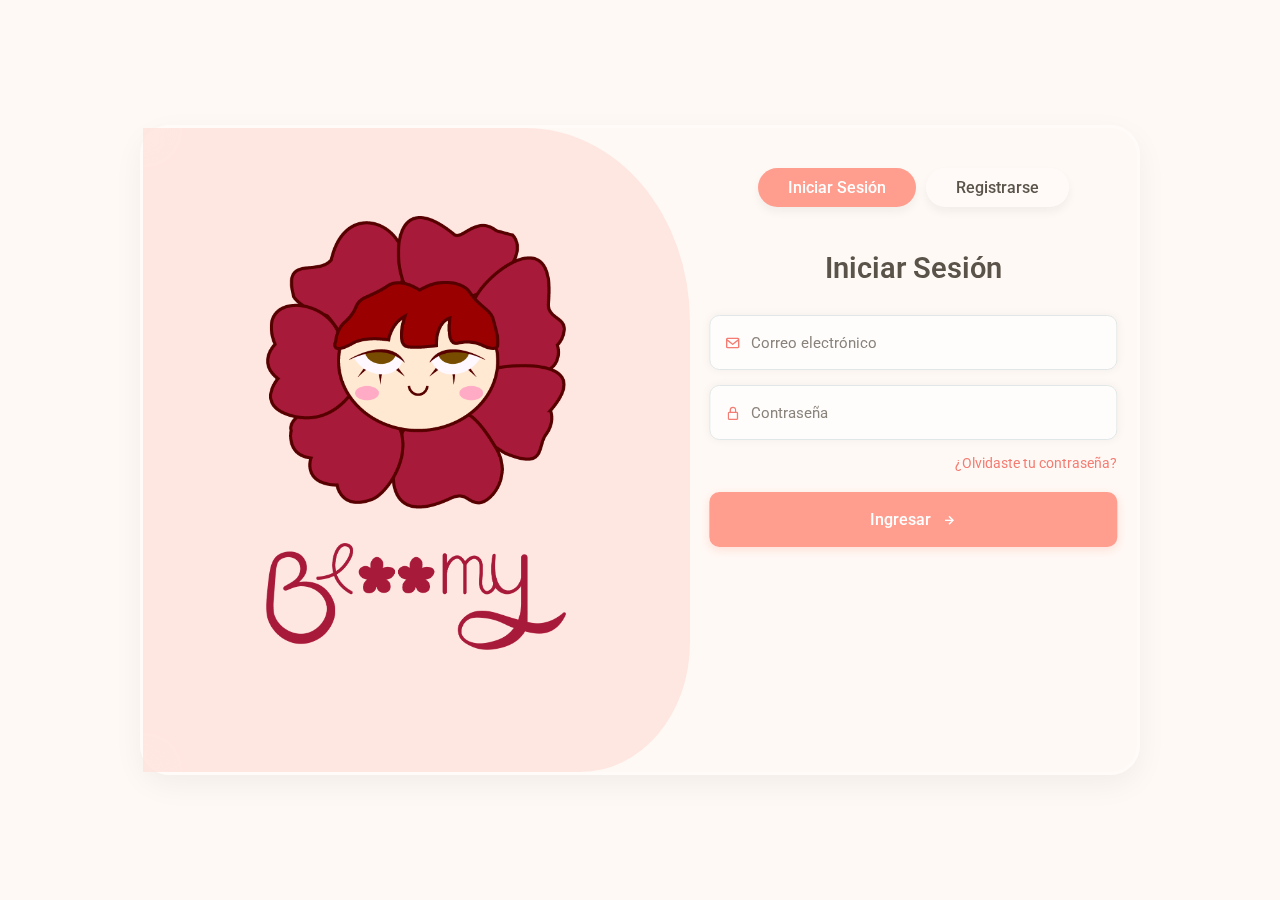
<file: login.html>
<!DOCTYPE html>
<html lang="es">

<head>
    <meta charset="UTF-8">
    <meta name="viewport" content="width=device-width, initial-scale=1.0">
    
    <title>Bloomy | Iniciar Sesión</title>
    
    <link href='https://unpkg.com/boxicons@2.1.4/css/boxicons.min.css' rel='stylesheet'>
    <link rel="stylesheet" href="css/login.css">
    <link href="https://fonts.googleapis.com/css2?family=Roboto:wght@400;500;600;700&family=Playfair+Display:wght@400;700&display=swap" rel="stylesheet">
</head>

<body>
    <div class="form-container">
        <div class="col col-1">
            <div class="image-layer1">
                <img src="img/cara.png" class="form-image-main" alt="Cara Bloomy">
            </div>

            <div class="image-layer2">
                <img src="img/logo.png" class="form-image-main" alt="Logo Bloomy">
            </div>
        </div>

        <div class="col col-2">
            <div class="btn-box">
                <button class="btn btn-1" id="login">Iniciar Sesión</button>
                <button class="btn btn-2" id="register">Registrarse</button>
            </div>
            
            <!-- Formulario de Login -->
            <div class="login-form">
                <div class="form-title">
                    <span>Iniciar Sesión</span>
                </div>

                <div class="form-inputs">
                    <div class="input-box">
                        <input type="email" class="input-field" placeholder="Correo electrónico" required>
                        <i class="bx bx-envelope icon"></i>
                    </div>

                    <div class="input-box">
                        <input type="password" class="input-field" placeholder="Contraseña" required>
                        <i class="bx bx-lock-alt icon"></i>
                    </div>

                    <div class="forgot-pass">
                        <a href="#">¿Olvidaste tu contraseña?</a>
                    </div>

                    <div class="input-box">
                        <button class="input-submit">
                            <span>Ingresar</span>
                            <i class="bx bx-right-arrow-alt"></i>
                        </button>
                    </div>
                </div>
            </div>

            <!-- Formulario de Registro -->
            <div class="register-form">
                <div class="form-title">
                    <span>Crear Cuenta</span>
                </div>

                <div class="form-inputs">
                    <div class="input-box">
                        <input type="text" class="input-field" placeholder="Nombre completo" required>
                        <i class="bx bx-user icon"></i>
                    </div>

                    <div class="input-box">
                        <input type="email" class="input-field" placeholder="Correo electrónico" required>
                        <i class="bx bx-envelope icon"></i>
                    </div>

                    <div class="input-box">
                        <input type="tel" class="input-field" placeholder="Teléfono" required>
                        <i class="bx bx-phone icon"></i>
                    </div>

                    <div class="input-box">
                        <input type="password" class="input-field" placeholder="Contraseña" required>
                        <i class="bx bx-lock-alt icon"></i>
                    </div>

                    <div class="input-box">
                        <input type="password" class="input-field" placeholder="Confirmar contraseña" required>
                        <i class="bx bx-lock icon"></i>
                    </div>
                    
                    <div class="input-box">
                        <button class="input-submit">
                            <span>Registrarse</span>
                            <i class="bx bx-right-arrow-alt"></i>
                        </button>
                    </div>
                </div>
            </div>
        </div>
    </div>

    <script>
        // Script para alternar entre login y registro
        const loginBtn = document.getElementById('login');
        const registerBtn = document.getElementById('register');
        const loginForm = document.querySelector('.login-form');
        const registerForm = document.querySelector('.register-form');

        loginBtn.addEventListener('click', () => {
            loginBtn.classList.add('btn-1');
            loginBtn.classList.remove('btn-2');
            registerBtn.classList.add('btn-2');
            registerBtn.classList.remove('btn-1');
            
            loginForm.style.left = '50%';
            registerForm.style.left = '-50%';
        });

        registerBtn.addEventListener('click', () => {
            registerBtn.classList.add('btn-1');
            registerBtn.classList.remove('btn-2');
            loginBtn.classList.add('btn-2');
            loginBtn.classList.remove('btn-1');
            
            loginForm.style.left = '150%';
            registerForm.style.left = '50%';
        });
    </script>
</body>
</html>
</file>
<file: css/login.css>
/* ====== BASE ====== */
* {
    margin: 0;
    padding: 0;
    box-sizing: border-box;
    font-family: 'Roboto', sans-serif;
}

/* ====== VARIABLES ====== */
:root {
    /* Paleta de colores */
    --color-primary: #FF9E8F;               /* Coral principal */
    --color-primary-dark: #F47C72;          /* Coral oscuro */
    --color-secondary: #5A534A;             /* Texto principal */
    --color-accent: #7BC4B8;                /* Turquesa */
    --color-light: #FFF9F5;                 /* Fondo claro */
    --color-paper: #FFFFFF;                 /* Fondo blanco */
    --color-border: #E0E7E6;                /* Bordes */
    --color-text-muted: #8A837B;            /* Texto secundario */
    --color-text-dark: #4A4540;             /* Texto oscuro */
    --color-shadow: rgba(0, 0, 0, 0.05);
    
    /* Colores de estado */
    --color-success: #6BA583;        /* Verde */
    --color-warning: #FFB347;        /* Amarillo/naranja */
    --color-danger: #FF6B6B;         /* Rojo */
    --color-info: #7D9EB2;           /* Azul */
    
    /* Colores adicionales */
    --color-peach: #F9C4B9;                 /* Melocotón */
    --color-mint: #79BCAF;                  /* verde aguamarina */
    --color-turquoise: #7BC4B8;             /* Turquesa */
    --color-text-alternative: #FAF2ED;      /* Texto alternativo */
    --color-button-alternative: #911F2F;    /* Botón alternativo */
    --color-medium: #F47C72;                /* Fondo medio */
}

/* ====== BODY ====== */
body {
    background: var(--color-light);
    background-position: center;
    background-size: cover;
    background-attachment: fixed;
    background-repeat: no-repeat;

    display: flex;
    align-items: center;
    justify-content: center;
    min-height: 100vh;
    padding: 0 20px;
}

.form-container {
    display: flex;
    width: 1000px;
    height: 650px;
    border: 3px solid rgba(255, 255, 255, 0.3);
    border-radius: 30px;
    backdrop-filter: blur(20px);
    background-color: rgba(255, 249, 245, 0.8);
    box-shadow: 0 10px 30px var(--color-shadow);
}

/* ====== First Column ====== */
.col-1 {
    display: flex;
    align-items: center;
    justify-content: center;
    flex-direction: column;
    width: 55%;
    background: rgba(255, 158, 143, 0.2);
    backdrop-filter: blur(20px);
    border-radius: 0 30% 20% 0;
    transition: border-radius .3s;
    padding: 40px;
}

.image-layer1,
.image-layer2 {
    position: relative;
    margin-bottom: 30px;
}

.form-image-main {
    width: 300px;
    animation: scale-up 3s ease-in-out alternate infinite;
}

/* ====== Featured Words ====== */
.featured-words {
    text-align: center;
    color: var(--color-secondary);
    width: 300px;
    font-size: 1.1rem;
    line-height: 1.6;
}

/* ====== Second Column ====== */
.col-2 {
    position: relative;
    width: 45%;
    padding: 40px;
    overflow: hidden;
}

.btn-box {
    display: flex;
    justify-content: center;
    gap: 10px;
    margin-bottom: 40px;
}

.btn {
    font-weight: 500;
    padding: 10px 30px;
    border: none;
    border-radius: 30px;
    background: rgba(255, 255, 255, 0.2);
    color: var(--color-secondary);
    box-shadow: 0 5px 10px var(--color-shadow);
    cursor: pointer;
    transition: .2s;
    font-size: 1rem;
}

.btn-1 {
    background: var(--color-primary);
    color: var(--color-paper);
}

.btn:hover {
    opacity: 0.9;
    transform: translateY(-2px);
}

/* ====== Forms ====== */
.login-form, .register-form {
    position: absolute;
    left: 50%;
    transform: translateX(-50%);
    display: flex;
    flex-direction: column;
    align-items: center;
    width: 100%;
    padding: 0 20px;
    transition: .3s;
}

.register-form {
    left: -50%;
}

.form-title {
    margin: 0 0 30px 0;
    color: var(--color-secondary);
    font-size: 1.8rem;
    font-weight: 600;
    font-family: 'Playfair Display', serif;
}

.form-inputs {
    width: 100%;
}

.input-box {
    position: relative;
    margin-bottom: 15px;
}

.input-field {
    width: 100%;
    height: 55px;
    padding: 0 15px 0 40px;
    color: var(--color-secondary);
    background: rgba(255, 255, 255, 0.7);
    border: 1px solid var(--color-border);
    border-radius: 10px;
    outline: none;
    backdrop-filter: blur(20px);
    box-shadow: 0 0 10px var(--color-shadow);
    font-size: 1rem;
    transition: all 0.3s ease;
}

.input-field:focus {
    border-color: var(--color-primary);
    box-shadow: 0 0 10px rgba(255, 158, 143, 0.3);
}

::placeholder {
    color: var(--color-text-muted);
    font-size: 0.95rem;
}

.input-box .icon {
    position: absolute;
    top: 50%;
    left: 15px;
    transform: translateY(-50%);
    color: var(--color-primary-dark);
}

.forgot-pass {
    display: flex;
    justify-content: right;
    margin-bottom: 20px;
}

.forgot-pass a {
    color: var(--color-primary-dark);
    text-decoration: none;
    font-size: 0.9rem;
    transition: color 0.3s ease;
}

.forgot-pass a:hover {
    color: var(--color-primary);
    text-decoration: underline;
}

.input-submit {
    display: flex;
    align-items: center;
    justify-content: center;
    gap: 10px;
    width: 100%;
    height: 55px;
    padding: 0 15px;
    margin: 20px 0;
    color: var(--color-paper);
    background: var(--color-primary);
    border: none;
    border-radius: 10px;
    box-shadow: 0 3px 10px rgba(255, 158, 143, 0.3);
    cursor: pointer;
    transition: all 0.3s ease;
    font-size: 1rem;
    font-weight: 500;
}

.input-submit:hover {
    background: var(--color-primary-dark);
    transform: translateY(-3px);
    box-shadow: 0 5px 15px rgba(244, 124, 114, 0.4);
    gap: 15px;
}

/* ===== Animations ===== */
@keyframes scale-up {
    to {
        transform: scale(1.05);
    }
}

/* ===== Responsive ===== */
@media (max-width: 992px) {
    .form-container {
        width: 700px;
        height: 500px;
    }
    
    .col-1 {
        padding: 20px;
    }
    
    .form-image-main {
        width: 200px;
    }
    
    .featured-words {
        font-size: 0.9rem;
        width: 200px;
    }
}

@media (max-width: 768px) {
    .form-container {
        width: 500px;
    }
    
    .col-1 {
        display: none;
    }
    
    .col-2 {
        width: 100%;
    }
}

@media (max-width: 576px) {
    .form-container {
        width: 100%;
        height: auto;
        padding: 20px;
    }
    
    .col-2 {
        padding: 20px;
    }
    
    .btn-box {
        margin-bottom: 20px;
    }
    
    .form-title {
        font-size: 1.5rem;
        margin-bottom: 20px;
    }
    
    .input-field, .input-submit {
        height: 50px;
    }
}
</file>
